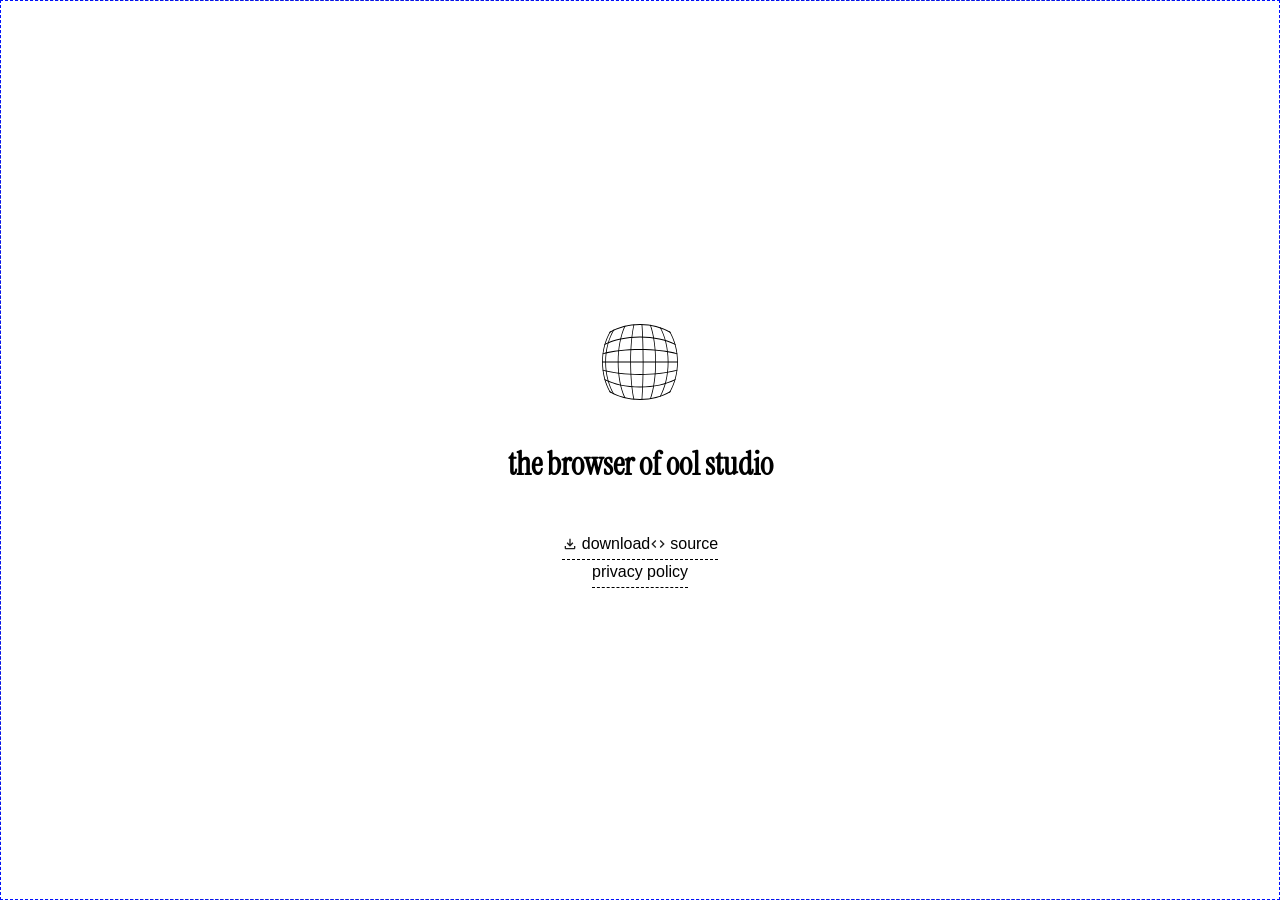
<file: index.html>
<!doctype html>
<html lang="en">
    <head>
        <meta charset="UTF-8" />
        <link
            rel="icon"
            type="image/svg+xml"
            href="./assets/images/lob2-favicon.svg"
        />
        <link rel="preconnect" href="https://fonts.googleapis.com" />
        <link rel="preconnect" href="https://fonts.gstatic.com" crossorigin />
        <link
            href="https://fonts.googleapis.com/css2?family=Google+Sans+Flex:opsz,wght@6..144,100..1000&family=Instrument+Serif:ital,wght@0,400;1,400&display=swap"
            rel="stylesheet"
        />

        <meta name="viewport" content="width=device-width, initial-scale=1.0" />
        <title>the browser of oo1 studio</title>
        <link rel="stylesheet" href="https://assets.oo1.studio/outsync.css" />
        <link rel="stylesheet" href="./css/global.css" />
        <link rel="stylesheet" href="./css/home.css" />
        <script src="./js/home.js" defer></script>
    </head>
    <body>
        <div class="line-border line-left"></div>
        <div class="line-border line-right"></div>
        <div class="line-border line-top"></div>
        <div class="line-border line-bottom"></div>

        <div class="screen-border">
            <div class="screen-border-mask"></div>
        </div>

        <div id="brand">
            <div id="logo">
                <img src="./assets/images/lob2-a00.svg" alt="logo" class="logo-frame active" />
                <img src="./assets/images/lob2-a01.svg" alt="logo" class="logo-frame" />
                <img src="./assets/images/lob2-a02.svg" alt="logo" class="logo-frame" />
                <img src="./assets/images/lob2-a03.svg" alt="logo" class="logo-frame" />
                <img src="./assets/images/lob2-a04.svg" alt="logo" class="logo-frame" />
                <img src="./assets/images/lob2-a05.svg" alt="logo" class="logo-frame" />
                <img src="./assets/images/lob2-a06.svg" alt="logo" class="logo-frame" />
                <img src="./assets/images/lob2-a07.svg" alt="logo" class="logo-frame" />
            </div>

            <div id="name">
                <span class="nowrap">the browser</span>
                <span class="nowrap">of <a href="https://oo1.studio" target="_blank" rel="noopener noreferrer">oo1 studio</a></span>
            </div>

            <div id="nav">
                <div class="nav-links">
                    <a
                        href="https://play.google.com/store/apps/details?id=studio.oo1.browser"
                        target="_blank"
                        rel="noopener noreferrer"
                        class="nav-item"
                    >
                        <img src="./assets/images/ic_download.svg" alt="" class="nav-icon" />
                        <span>download</span>
                    </a>

                    <a
                        href="https://github.com/marcinlowercase/a/"
                        target="_blank"
                        rel="noopener noreferrer"
                        class="nav-item"
                    >
                        <img src="./assets/images/ic_code.svg" alt="" class="nav-icon" />
                        <span>source</span>
                    </a>
                </div>

                <a
                    href="./privacy-policy.html"
                    target="_blank"
                    rel="noopener noreferrer"
                    class="nav-item"
                >
                    <span>privacy policy</span>
                </a>
            </div>
        </div>
    </body>
</html>
</file>
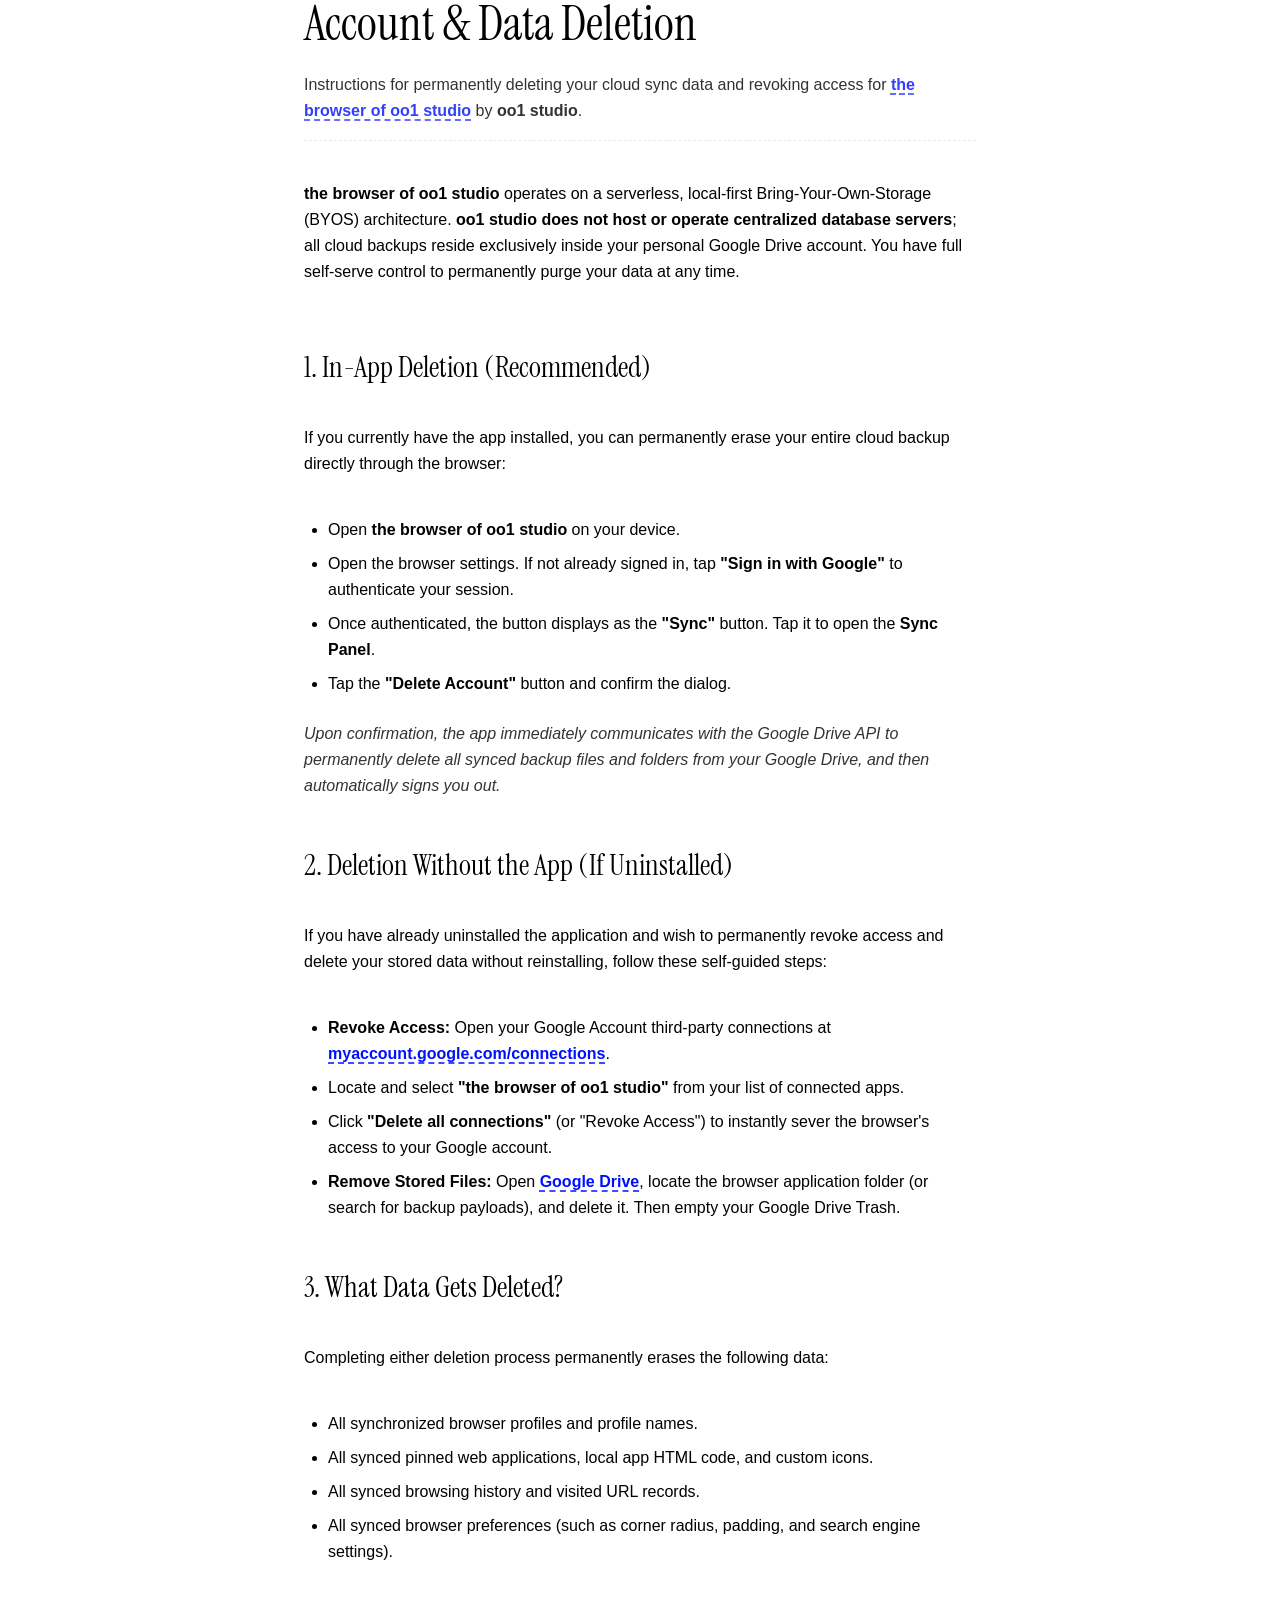
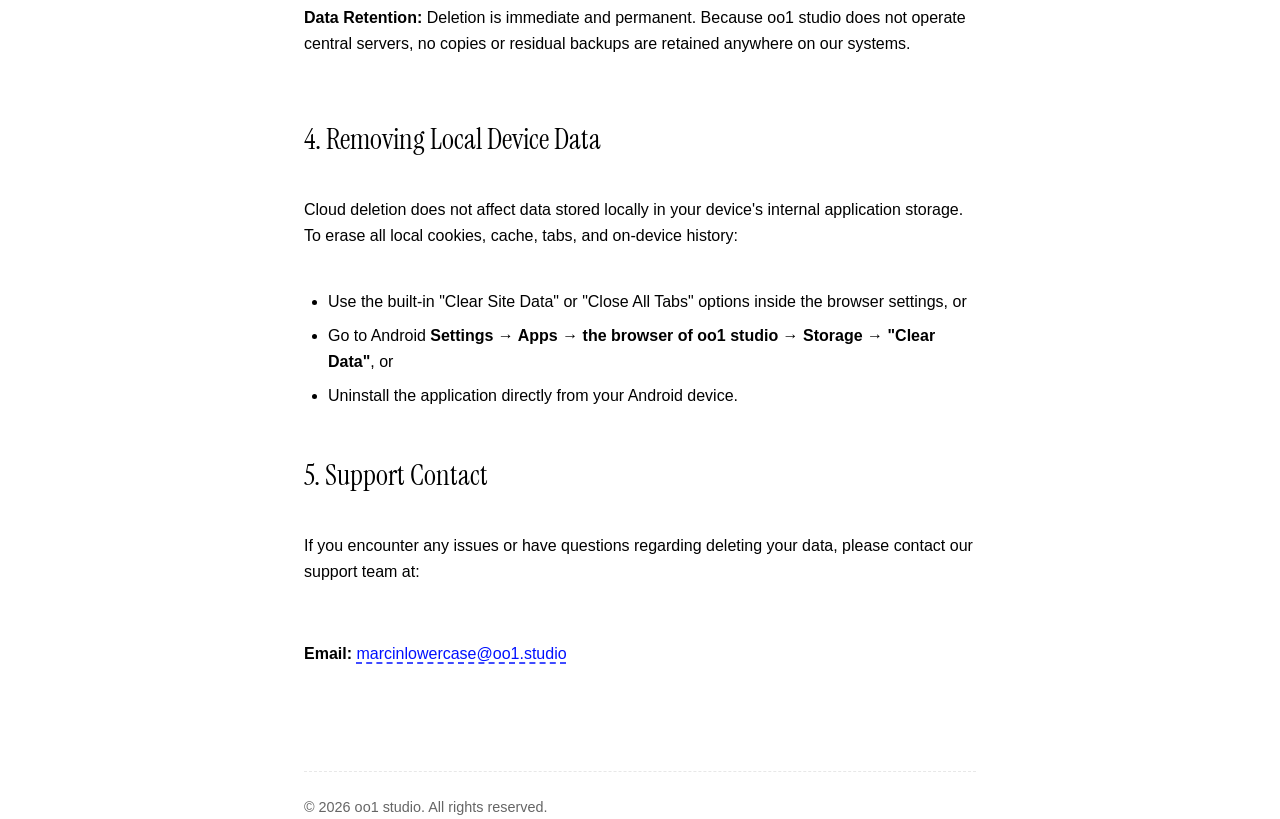
<file: delete-account.html>
<!doctype html>
<html lang="en">
    <head>
        <meta charset="UTF-8" />
        <meta name="viewport" content="width=device-width, initial-scale=1.0" />
        <title>Account & Data Deletion — oo1 studio</title>

        <link rel="preconnect" href="https://fonts.googleapis.com" />
        <link rel="preconnect" href="https://fonts.gstatic.com" crossorigin />
        <link
            href="https://fonts.googleapis.com/css2?family=Google+Sans+Flex:opsz,wght@6..144,1..1000&family=Instrument+Serif:ital,wght@0,400;1,400&display=swap"
            rel="stylesheet"
        />
        <link
            rel="icon"
            href="./assets/images/lob2-favicon.svg"
            type="image/svg+xml"
        />

        <link rel="stylesheet" href="https://assets.oo1.studio/outsync.css" />
        <link rel="stylesheet" href="./css/global.css" />
        <link rel="stylesheet" href="./css/privacy-policy.css" />
    </head>
    <body>
        <div class="content-container">
            <div class="content-body">
                <h1 class="page-title">Account & Data Deletion</h1>

                <p class="effective-date">
                    Instructions for permanently deleting your cloud sync data
                    and revoking access for
                    <a href="./index.html" class="text-link"><strong>the browser of oo1 studio</strong></a>
                    by <strong>oo1 studio</strong>.
                </p>

                <p>
                    <strong>the browser of oo1 studio</strong> operates on a serverless,
                    local-first Bring-Your-Own-Storage (BYOS) architecture. <strong>oo1 studio does not
                    host or operate centralized database servers</strong>; all cloud backups reside
                    exclusively inside your personal Google Drive account. You have full self-serve
                    control to permanently purge your data at any time.
                </p>

                <h2 class="section-title">1. In-App Deletion (Recommended)</h2>
                <p>
                    If you currently have the app installed, you can permanently erase your
                    entire cloud backup directly through the browser:
                </p>
                <ul class="policy-list">
                    <li>
                        Open <strong>the browser of oo1 studio</strong> on your device.
                    </li>
                    <li>
                        Open the browser settings. If not already signed in, tap
                        <strong>"Sign in with Google"</strong> to authenticate your session.
                    </li>
                    <li>
                        Once authenticated, the button displays as the <strong>"Sync"</strong> button.
                        Tap it to open the <strong>Sync Panel</strong>.
                    </li>
                    <li>
                        Tap the <strong>"Delete Account"</strong> button and confirm the dialog.
                    </li>
                </ul>
                <p class="policy-note">
                    Upon confirmation, the app immediately communicates with the Google Drive API to
                    permanently delete all synced backup files and folders from your Google Drive,
                    and then automatically signs you out.
                </p>

                <h2 class="section-title">2. Deletion Without the App (If Uninstalled)</h2>
                <p>
                    If you have already uninstalled the application and wish to permanently revoke access
                    and delete your stored data without reinstalling, follow these self-guided steps:
                </p>
                <ul class="policy-list">
                    <li>
                        <strong>Revoke Access:</strong> Open your Google Account third-party connections at
                        <a href="https://myaccount.google.com/connections" target="_blank" class="text-link"><strong>myaccount.google.com/connections</strong></a>.
                    </li>
                    <li>
                        Locate and select <strong>"the browser of oo1 studio"</strong> from your list of connected apps.
                    </li>
                    <li>
                        Click <strong>"Delete all connections"</strong> (or "Revoke Access") to instantly sever the browser's access to your Google account.
                    </li>
                    <li>
                        <strong>Remove Stored Files:</strong> Open
                        <a href="https://drive.google.com" target="_blank" class="text-link"><strong>Google Drive</strong></a>,
                        locate the browser application folder (or search for backup payloads), and delete it. Then empty your Google Drive Trash.
                    </li>
                </ul>

                <h2 class="section-title">3. What Data Gets Deleted?</h2>
                <p>
                    Completing either deletion process permanently erases the following data:
                </p>
                <ul class="policy-list">
                    <li>All synchronized browser profiles and profile names.</li>
                    <li>All synced pinned web applications, local app HTML code, and custom icons.</li>
                    <li>All synced browsing history and visited URL records.</li>
                    <li>All synced browser preferences (such as corner radius, padding, and search engine settings).</li>
                </ul>
                <p>
                    <strong>Data Retention:</strong> Deletion is immediate and permanent. Because oo1 studio
                    does not operate central servers, no copies or residual backups are retained anywhere on our systems.
                </p>

                <h2 class="section-title">4. Removing Local Device Data</h2>
                <p>
                    Cloud deletion does not affect data stored locally in your device's internal application storage.
                    To erase all local cookies, cache, tabs, and on-device history:
                </p>
                <ul class="policy-list">
                    <li>Use the built-in "Clear Site Data" or "Close All Tabs" options inside the browser settings, or</li>
                    <li>Go to Android <strong>Settings &rarr; Apps &rarr; the browser of oo1 studio &rarr; Storage &rarr; "Clear Data"</strong>, or</li>
                    <li>Uninstall the application directly from your Android device.</li>
                </ul>

                <h2 class="section-title">5. Support Contact</h2>
                <p>
                    If you encounter any issues or have questions regarding deleting your data, please contact our support team at:
                </p>
                <p>
                    <strong>Email:</strong>
                    <a href="mailto:marcinlowercase@oo1.studio" class="text-link">marcinlowercase@oo1.studio</a>
                </p>

                <div class="policy-footer">
                    &copy; <span id="currentYear"></span> oo1 studio. All rights reserved.
                </div>
            </div>
        </div>

        <script>
            document.getElementById("currentYear").textContent =
                new Date().getFullYear();
        </script>
    </body>
</html>
</file>
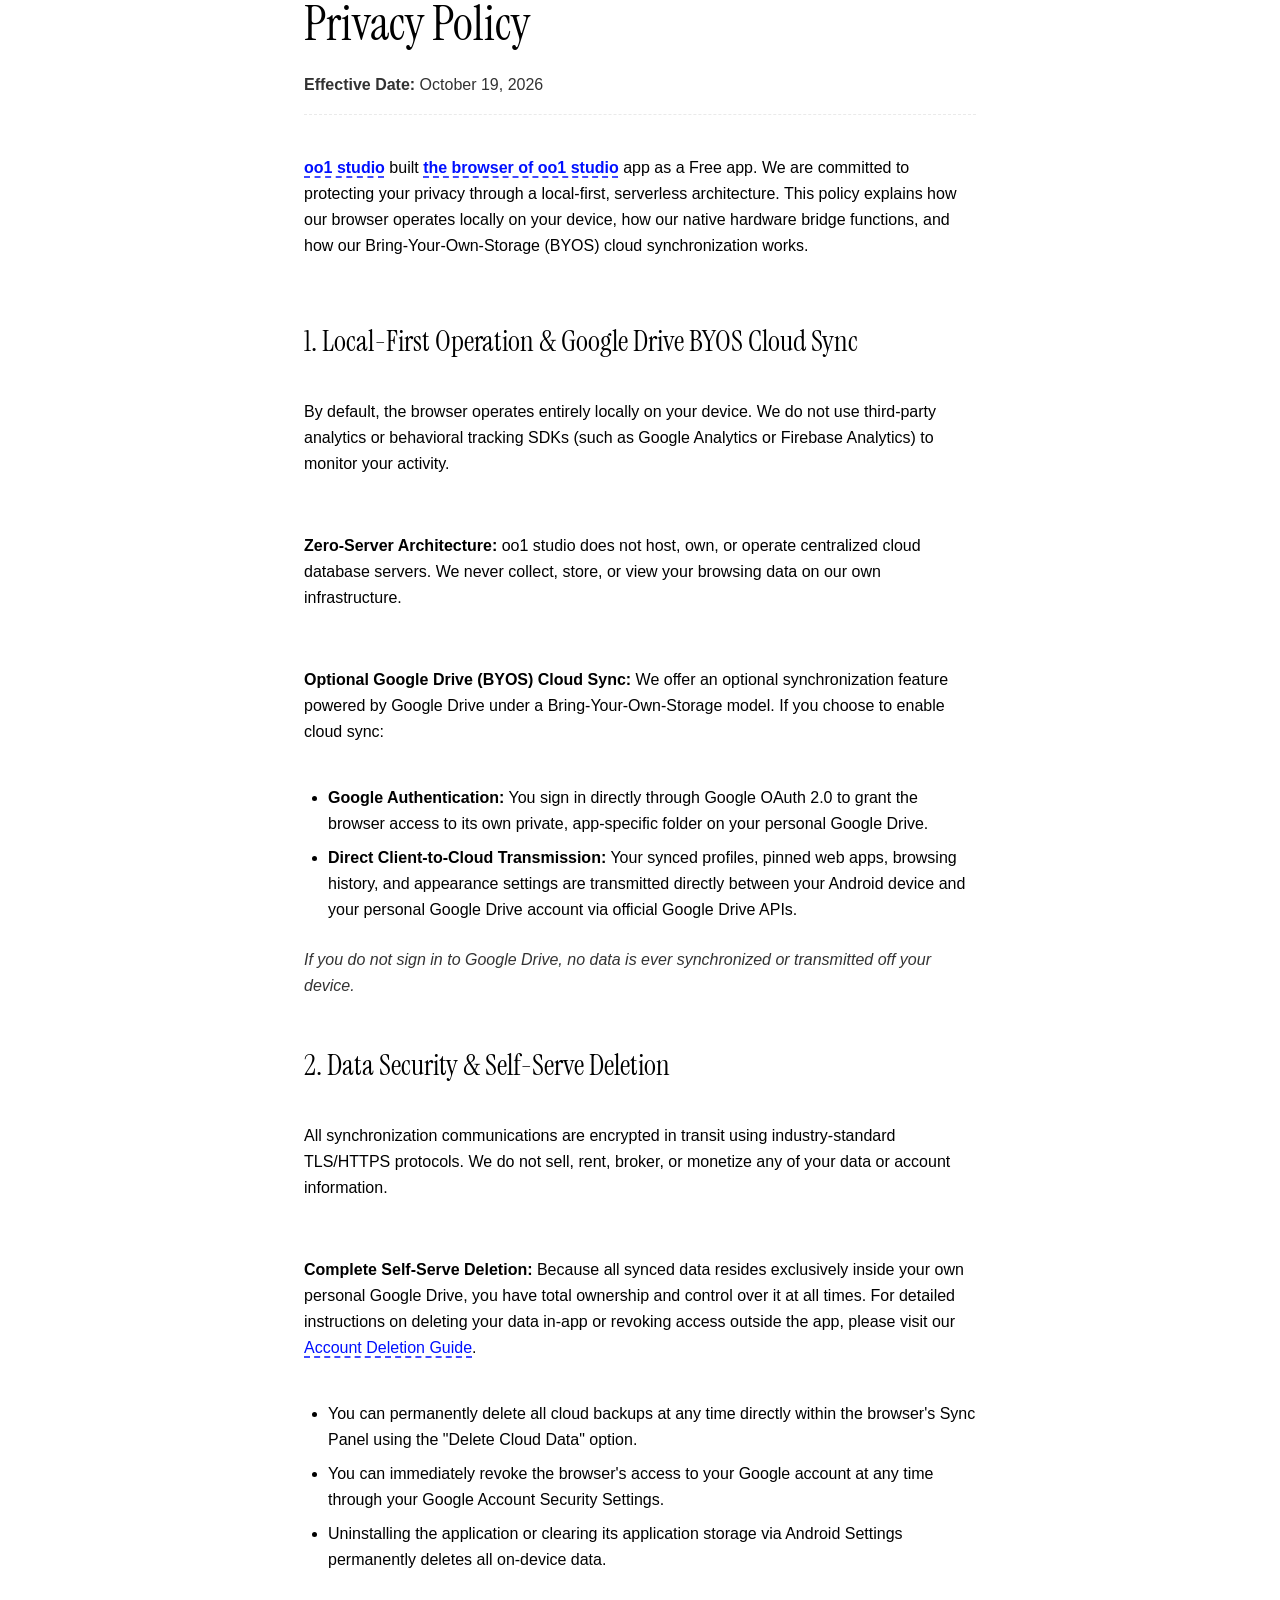
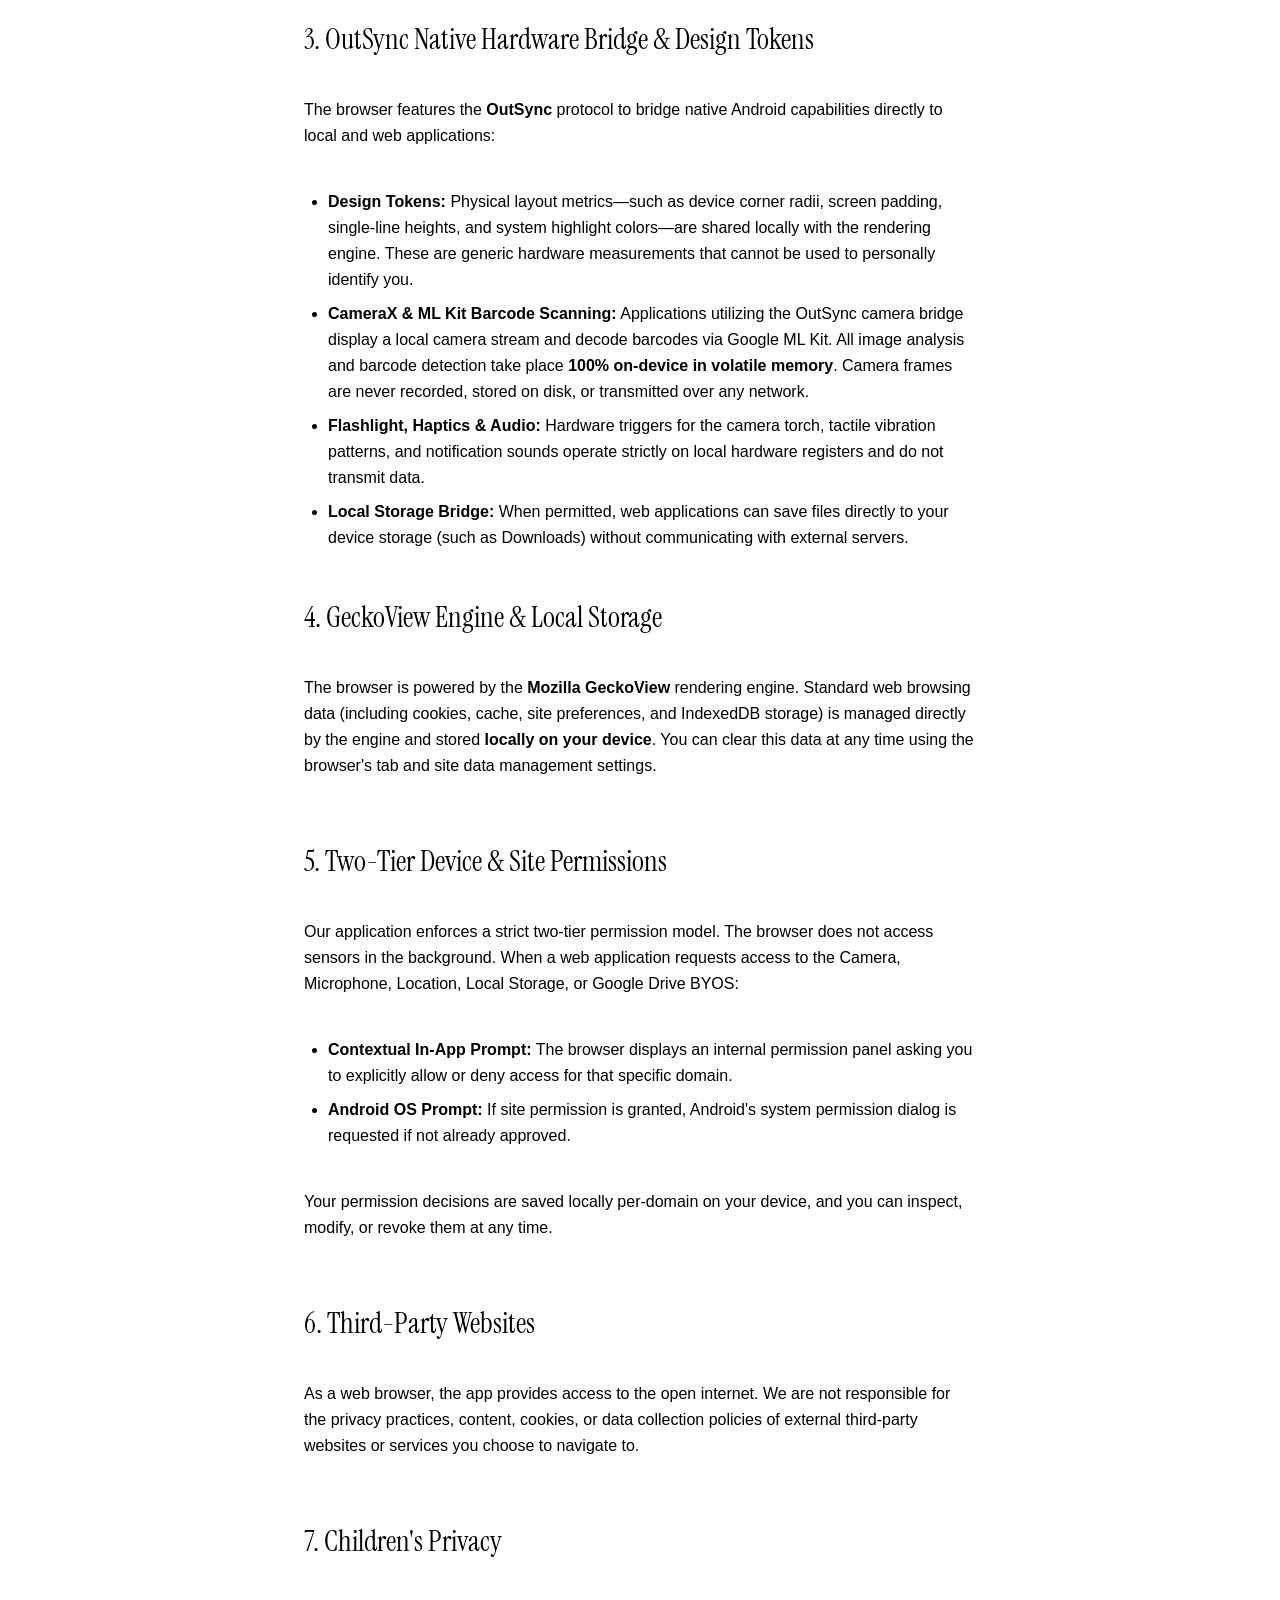
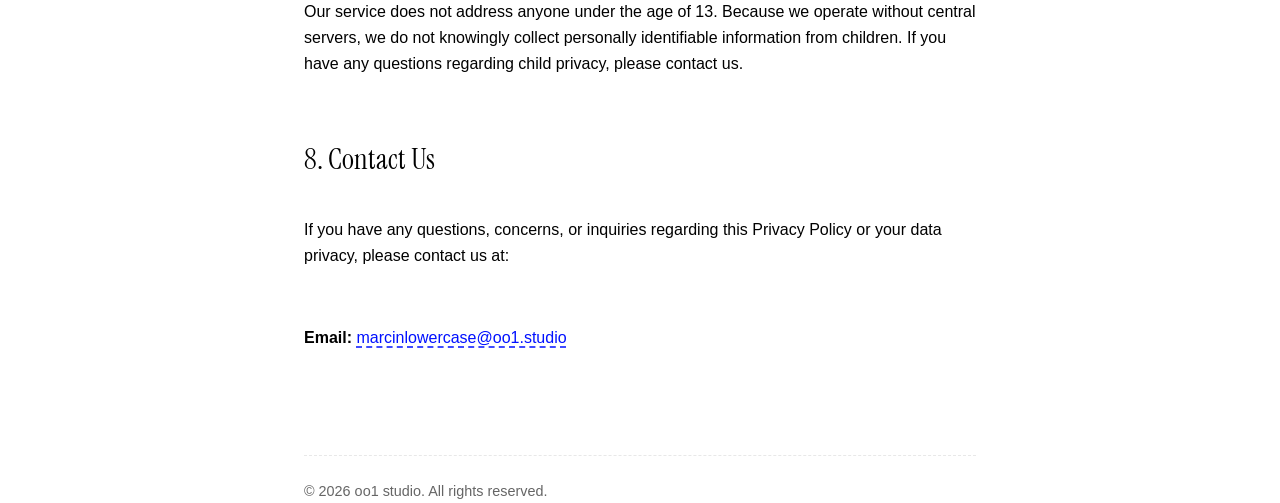
<file: privacy-policy.html>
<!doctype html>
<html lang="en">
    <head>
        <meta charset="UTF-8" />
        <meta name="viewport" content="width=device-width, initial-scale=1.0" />
        <title>Privacy Policy — oo1 studio</title>

        <link rel="preconnect" href="https://fonts.googleapis.com" />
        <link rel="preconnect" href="https://fonts.gstatic.com" crossorigin />
        <link
            href="https://fonts.googleapis.com/css2?family=Google+Sans+Flex:opsz,wght@6..144,1..1000&family=Instrument+Serif:ital,wght@0,400;1,400&display=swap"
            rel="stylesheet"
        />
        <link
            rel="icon"
            href="./assets/images/lob2-favicon.svg"
            type="image/svg+xml"
        />

        <link rel="stylesheet" href="https://assets.oo1.studio/outsync.css" />
        <link rel="stylesheet" href="./css/global.css" />
        <link rel="stylesheet" href="./css/privacy-policy.css" />
    </head>
    <body>
        <div class="content-container">
            <div class="content-body">
                <h1 class="page-title">Privacy Policy</h1>

                <p class="effective-date">
                    <strong>Effective Date:</strong> October 19, 2026
                </p>

                <p>
                    <a href="https://oo1.studio/" class="text-link"><strong>oo1 studio</strong></a>
                    built
                    <a href="./index.html" class="text-link"><strong>the browser of oo1 studio</strong></a>
                    app as a Free app. We are committed to protecting your
                    privacy through a local-first, serverless architecture.
                    This policy explains how our browser operates locally on your
                    device, how our native hardware bridge functions, and how our
                    Bring-Your-Own-Storage (BYOS) cloud synchronization works.
                </p>

                <h2 class="section-title">1. Local-First Operation & Google Drive BYOS Cloud Sync</h2>
                <p>
                    By default, the browser operates entirely locally on your device.
                    We do not use third-party analytics or behavioral tracking SDKs
                    (such as Google Analytics or Firebase Analytics) to monitor your activity.
                </p>
                <p>
                    <strong>Zero-Server Architecture:</strong> oo1 studio does not host,
                    own, or operate centralized cloud database servers. We never collect,
                    store, or view your browsing data on our own infrastructure.
                </p>
                <p>
                    <strong>Optional Google Drive (BYOS) Cloud Sync:</strong> We offer an
                    optional synchronization feature powered by Google Drive under a
                    Bring-Your-Own-Storage model. If you choose to enable cloud sync:
                </p>
                <ul class="policy-list">
                    <li>
                        <strong>Google Authentication:</strong> You sign in directly through
                        Google OAuth 2.0 to grant the browser access to its own private,
                        app-specific folder on your personal Google Drive.
                    </li>
                    <li>
                        <strong>Direct Client-to-Cloud Transmission:</strong> Your synced profiles,
                        pinned web apps, browsing history, and appearance settings are transmitted
                        directly between your Android device and your personal Google Drive account
                        via official Google Drive APIs.
                    </li>
                </ul>
                <p class="policy-note">
                    If you do not sign in to Google Drive, no data is ever synchronized or
                    transmitted off your device.
                </p>

                <h2 class="section-title">2. Data Security & Self-Serve Deletion</h2>
                <p>
                    All synchronization communications are encrypted in transit using
                    industry-standard TLS/HTTPS protocols. We do not sell, rent, broker,
                    or monetize any of your data or account information.
                </p>
                <p>
                    <strong>Complete Self-Serve Deletion:</strong> Because all synced data
                    resides exclusively inside your own personal Google Drive, you have total
                    ownership and control over it at all times. For detailed instructions on
                    deleting your data in-app or revoking access outside the app, please visit our
                    <a href="./delete-account.html" target="_blank" class="text-link">Account Deletion Guide</a>.
                </p>
                <ul class="policy-list">
                    <li>
                        You can permanently delete all cloud backups at any time directly within
                        the browser's Sync Panel using the "Delete Cloud Data" option.
                    </li>
                    <li>
                        You can immediately revoke the browser's access to your Google account
                        at any time through your Google Account Security Settings.
                    </li>
                    <li>
                        Uninstalling the application or clearing its application storage via Android
                        Settings permanently deletes all on-device data.
                    </li>
                </ul>

                <h2 class="section-title">3. OutSync Native Hardware Bridge & Design Tokens</h2>
                <p>
                    The browser features the <strong>OutSync</strong> protocol to bridge native
                    Android capabilities directly to local and web applications:
                </p>
                <ul class="policy-list">
                    <li>
                        <strong>Design Tokens:</strong> Physical layout metrics&mdash;such as device
                        corner radii, screen padding, single-line heights, and system highlight
                        colors&mdash;are shared locally with the rendering engine. These are generic
                        hardware measurements that cannot be used to personally identify you.
                    </li>
                    <li>
                        <strong>CameraX & ML Kit Barcode Scanning:</strong> Applications utilizing
                        the OutSync camera bridge display a local camera stream and decode barcodes
                        via Google ML Kit. All image analysis and barcode detection take place
                        <strong>100% on-device in volatile memory</strong>. Camera frames are
                        never recorded, stored on disk, or transmitted over any network.
                    </li>
                    <li>
                        <strong>Flashlight, Haptics & Audio:</strong> Hardware triggers for the
                        camera torch, tactile vibration patterns, and notification sounds operate
                        strictly on local hardware registers and do not transmit data.
                    </li>
                    <li>
                        <strong>Local Storage Bridge:</strong> When permitted, web applications can
                        save files directly to your device storage (such as Downloads) without
                        communicating with external servers.
                    </li>
                </ul>

                <h2 class="section-title">4. GeckoView Engine & Local Storage</h2>
                <p>
                    The browser is powered by the <strong>Mozilla GeckoView</strong> rendering
                    engine. Standard web browsing data (including cookies, cache, site preferences,
                    and IndexedDB storage) is managed directly by the engine and stored
                    <strong>locally on your device</strong>. You can clear this data at any
                    time using the browser's tab and site data management settings.
                </p>

                <h2 class="section-title">5. Two-Tier Device & Site Permissions</h2>
                <p>
                    Our application enforces a strict two-tier permission model. The browser does
                    not access sensors in the background. When a web application requests access
                    to the Camera, Microphone, Location, Local Storage, or Google Drive BYOS:
                </p>
                <ul class="policy-list">
                    <li>
                        <strong>Contextual In-App Prompt:</strong> The browser displays an internal
                        permission panel asking you to explicitly allow or deny access for that specific domain.
                    </li>
                    <li>
                        <strong>Android OS Prompt:</strong> If site permission is granted, Android's
                        system permission dialog is requested if not already approved.
                    </li>
                </ul>
                <p>
                    Your permission decisions are saved locally per-domain on your device, and you
                    can inspect, modify, or revoke them at any time.
                </p>

                <h2 class="section-title">6. Third-Party Websites</h2>
                <p>
                    As a web browser, the app provides access to the open internet. We are not
                    responsible for the privacy practices, content, cookies, or data collection
                    policies of external third-party websites or services you choose to navigate to.
                </p>

                <h2 class="section-title">7. Children's Privacy</h2>
                <p>
                    Our service does not address anyone under the age of 13. Because we operate
                    without central servers, we do not knowingly collect personally identifiable
                    information from children. If you have any questions regarding child privacy,
                    please contact us.
                </p>

                <h2 class="section-title">8. Contact Us</h2>
                <p>
                    If you have any questions, concerns, or inquiries regarding this Privacy Policy
                    or your data privacy, please contact us at:
                </p>
                <p>
                    <strong>Email:</strong>
                    <a href="mailto:marcinlowercase@oo1.studio" class="text-link">marcinlowercase@oo1.studio</a>
                </p>

                <div class="policy-footer">
                    &copy; <span id="currentYear"></span> oo1 studio. All rights reserved.
                </div>
            </div>
        </div>

        <script>
            document.getElementById("currentYear").textContent =
                new Date().getFullYear();
        </script>
    </body>
</html>
</file>
<file: css/global.css>
/* base resets and typography */
* {
    box-sizing: border-box;
}

img {
    display: block;
    max-width: 100%;
}

body {
    margin: 0;
    padding: 0;
    font-family: "Google Sans Flex", sans-serif;
    background-color: #fff;
    color: #000;
}

a {
    color: inherit;
    text-decoration: none;
    cursor: pointer;
}
</file>
<file: css/home.css>
/* decorative line borders */
.line-border {
    position: absolute;
    border-width: 0;
    border-style: dashed;
    border-color: #000;
    z-index: 0;
    pointer-events: none;
}

.line-left {
    top: 0;
    left: 0;
    bottom: 0;
    border-left-width: 1px;
    margin-left: var(--device-corner-radius);
}

/*@media (orientation: portrait) {
    .line-left {
        bottom: var(--padding);
    }
}*/

.line-right {
    top: 0;
    bottom: 0;
    right: 0;
    border-right-width: 1px;
    margin-right: var(--device-corner-radius);
}

.line-top {
    top: 0;
    left: 0;
    right: 0;
    border-top-width: 1px;
    margin-top: var(--device-corner-radius);
}

.line-bottom {
    bottom: 0;
    right: 0;
    left: 0;
    border-bottom-width: 1px;
    margin-bottom: var(--device-corner-radius);
}

/*@media (orientation: portrait) {
    .line-bottom {
        left: var(--padding);
    }
}*/

/* screen border and corner mask */
.screen-border {
    position: absolute;
    inset: 0;
    border: 1px dashed #0010ff;
    z-index: 0;
    pointer-events: none;
    margin: var(--padding);
    border-radius: var(--layer-corner-radius);
    --layer: 1;
}

.screen-border-mask {
    display: none;
}

/*@media (orientation: portrait) {
    .screen-border-mask {
        display: block;
        position: absolute;
        background-color: #fff;
        bottom: -4px;
        left: -4px;
        width: calc(var(--layer-height) + 4px);
        height: calc(var(--layer-height) + 4px);
        border-radius: var(--layer-corner-radius);
    }
}*/

/* brand column layout */
#brand {
    position: relative;
    display: flex;
    flex-direction: column;
    justify-content: center;
    align-items: center;
    min-height: 100vh;
    width: 100%;
    overflow: hidden;
    gap: 2rem;
    padding: calc(var(--device-corner-radius) + var(--padding));
}

/* logo frame stack */
#logo {
    position: relative;
    width: 6.25rem;
    height: 6.25rem;
    pointer-events: none;
    z-index: 0;
}

#logo img,
.logo-frame {
    position: absolute;
    inset: 0;
    margin: auto;
    width: 100%;
    height: 100%;
    max-width: 100%;
    max-height: 100%;
    object-fit: contain;
    opacity: 0;
}

#logo img.active,
.logo-frame.active {
    opacity: 1;
}

/* title styling */
#name {
    z-index: 10;
    font-size: 2em;
    text-align: center;
    font-family: "Instrument Serif", serif;
    font-weight: 900;
    line-height: 1.25;
}

.nowrap {
    display: inline-block;
    white-space: nowrap;
}

/* navigation links */
#nav {
    position: relative;
    z-index: 10;
    font-size: 1em;
    line-height: 1.5;
    display: flex;
    flex-direction: column;
    align-items: center;
    justify-content: center;
    font-weight: 400;
    gap: var(--device-corner-radius);
    margin-top: 1rem;
}

.nav-links {
    display: flex;
    gap: calc(var(--padding) * 4);
    flex-direction: row;
    align-items: center;
}

.nav-item {
    color: #000;
    display: inline-flex;
    align-items: center;
    gap: 0.25rem;
    border-bottom: 1px dashed currentColor;
    padding-bottom: 3px;
    transition: opacity 200ms;
}

.nav-item:hover {
    opacity: 0.7;
}

.nav-icon {
    height: 1em;
    width: auto;
    object-fit: contain;
}
</file>
<file: css/privacy-policy.css>
/* layout container */
.content-container {
    position: relative;
    display: flex;
    flex-direction: column;
    align-items: center;
    width: 100%;
    z-index: 10;
    padding-top: calc(var(--device-corner-radius) + 2.5rem);
    padding-bottom: calc(var(--device-corner-radius) + 2.5rem);
    padding-left: calc(var(--device-corner-radius) + 1.5rem);
    padding-right: calc(var(--device-corner-radius) + 1.5rem);
}

.content-body {
    width: 100%;
    max-width: 42rem;
    display: flex;
    flex-direction: column;
    gap: 1.5rem;
    font-size: 1em;
    line-height: 1.625;
}

/* typography */
.page-title {
    font-size: 3em;
    font-weight: 500;
    line-height: 1;
    font-family: "Instrument Serif", serif;
    text-align: left;
    margin: 0;
}

.section-title {
    font-size: 1.8em;
    font-weight: 500;
    line-height: 1.25;
    font-family: "Instrument Serif", serif;
    margin-top: 1.5rem;
    margin-bottom: 0;
}

.effective-date {
    font-size: 1em;
    opacity: 0.8;
    border-bottom: 1px dashed rgba(0, 0, 0, 0.1);
    padding-bottom: 1rem;
    margin: 0;
}

.policy-note {
    font-style: italic;
    opacity: 0.8;
    margin: 0;
}

/* links */
.text-link {
    color: #0010ff;
    text-decoration: underline dashed;
    text-underline-offset: 4px;
    transition: opacity 150ms ease;
}

.text-link:hover {
    opacity: 0.8;
}

/* list elements */
.policy-list {
    list-style-type: disc;
    padding-left: 1.5rem;
    display: flex;
    flex-direction: column;
    gap: 0.5rem;
    margin: 0;
}

/* footer */
.policy-footer {
    font-size: 0.9em;
    opacity: 0.6;
    margin-top: 4rem;
    padding-top: 1.5rem;
    border-top: 1px dashed rgba(0, 0, 0, 0.15);
    text-align: left;
    width: 100%;
}
</file>
